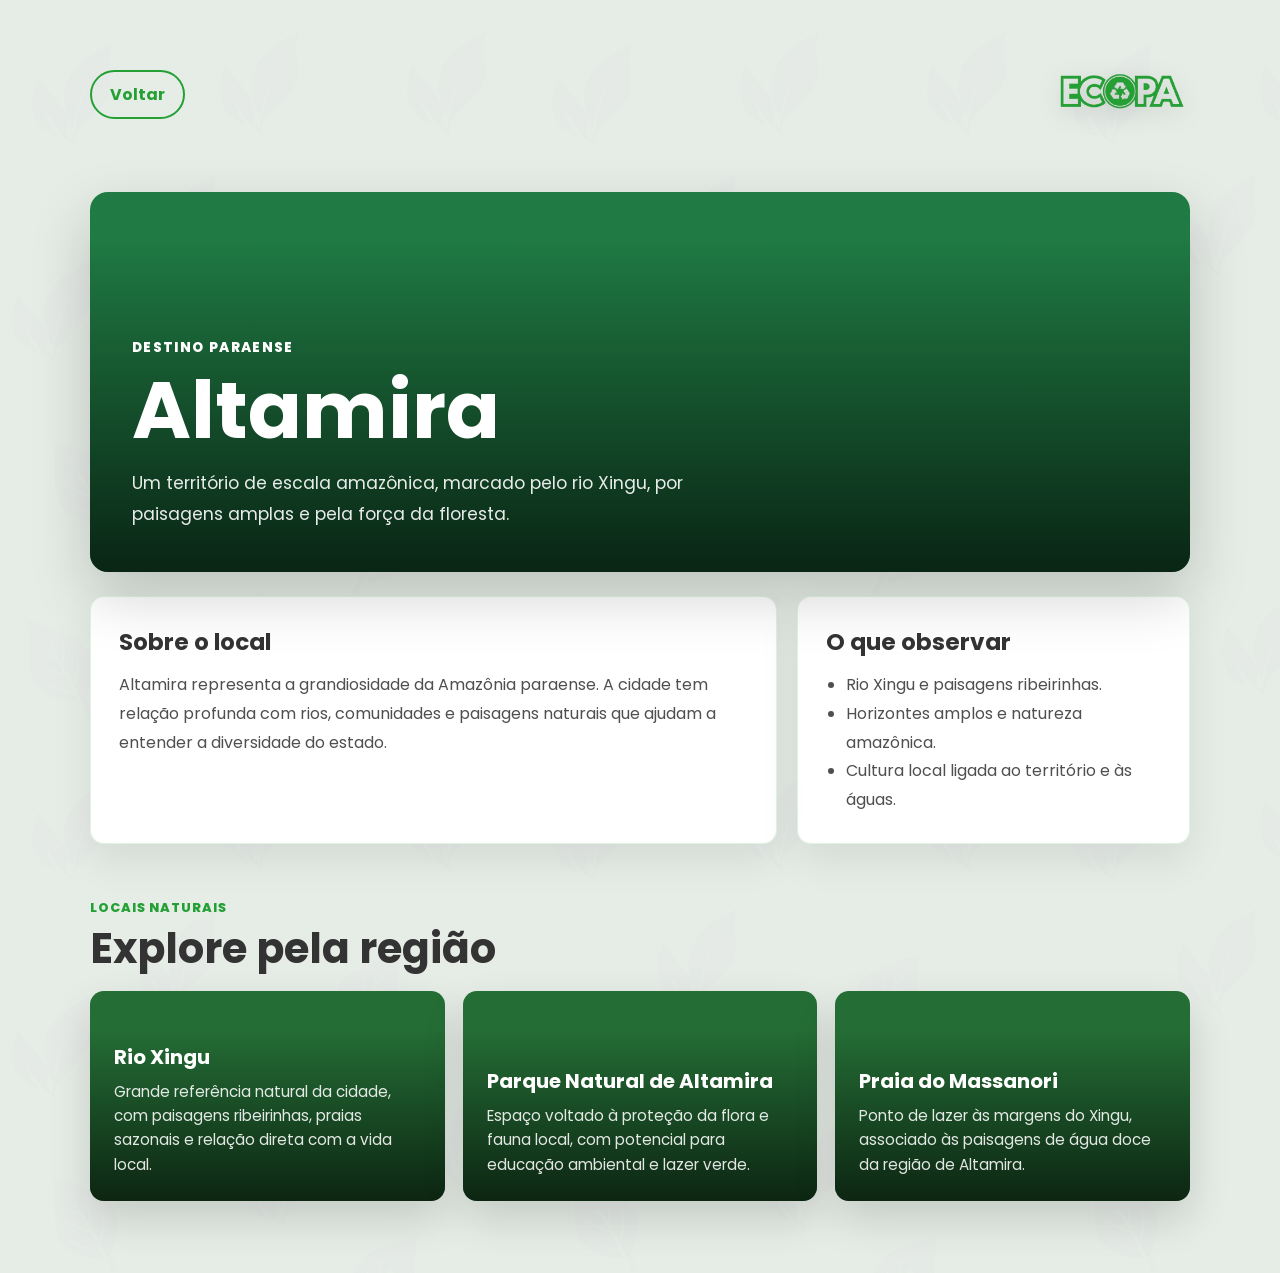
<file: pages/locais/altamira.html>
<!DOCTYPE html>
<html lang="pt-br">

<head>
    <meta charset="UTF-8">
    <meta name="viewport" content="width=device-width, initial-scale=1.0">
    <title>Altamira - EcoPará</title>
    <link rel="stylesheet" href="../../css/base.css">
    <link rel="stylesheet" href="../../css/locais.css">
</head>

<body>
    <main class="detail-page altamira-theme">
        <header class="detail-header">
            <a href="../menu.html" class="back-link">Voltar</a>
            <img src="../../imgs/ECOPA-logo1.png" alt="EcoPará">
        </header>

        <section class="detail-hero">
            <span>Destino paraense</span>
            <h1>Altamira</h1>
            <p>Um território de escala amazônica, marcado pelo rio Xingu, por paisagens amplas e pela força da floresta.</p>
        </section>

        <section class="detail-content">
            <article class="detail-panel">
                <h2>Sobre o local</h2>
                <p>Altamira representa a grandiosidade da Amazônia paraense. A cidade tem relação profunda com rios, comunidades e paisagens naturais que ajudam a entender a diversidade do estado.</p>
            </article>

            <article class="detail-panel">
                <h2>O que observar</h2>
                <ul>
                    <li>Rio Xingu e paisagens ribeirinhas.</li>
                    <li>Horizontes amplos e natureza amazônica.</li>
                    <li>Cultura local ligada ao território e às águas.</li>
                </ul>
            </article>
        </section>

        <section class="places-section" aria-label="Locais naturais em Altamira">
            <div class="places-title">
                <span>Locais naturais</span>
                <h2>Explore pela região</h2>
            </div>

            <div class="places-grid">
                <article class="place-card altamira1">
                    <h3>Rio Xingu</h3>
                    <p>Grande referência natural da cidade, com paisagens ribeirinhas, praias sazonais e relação direta com a vida local.</p>
                </article>
                <article class="place-card altamira2">
                    <h3>Parque Natural de Altamira</h3>
                    <p>Espaço voltado à proteção da flora e fauna local, com potencial para educação ambiental e lazer verde.</p>
                </article>
                <article class="place-card altamira3">
                    <h3>Praia do Massanori</h3>
                    <p>Ponto de lazer às margens do Xingu, associado às paisagens de água doce da região de Altamira.</p>
                </article>
            </div>
        </section>
    </main>
</body>

</html>
</file>
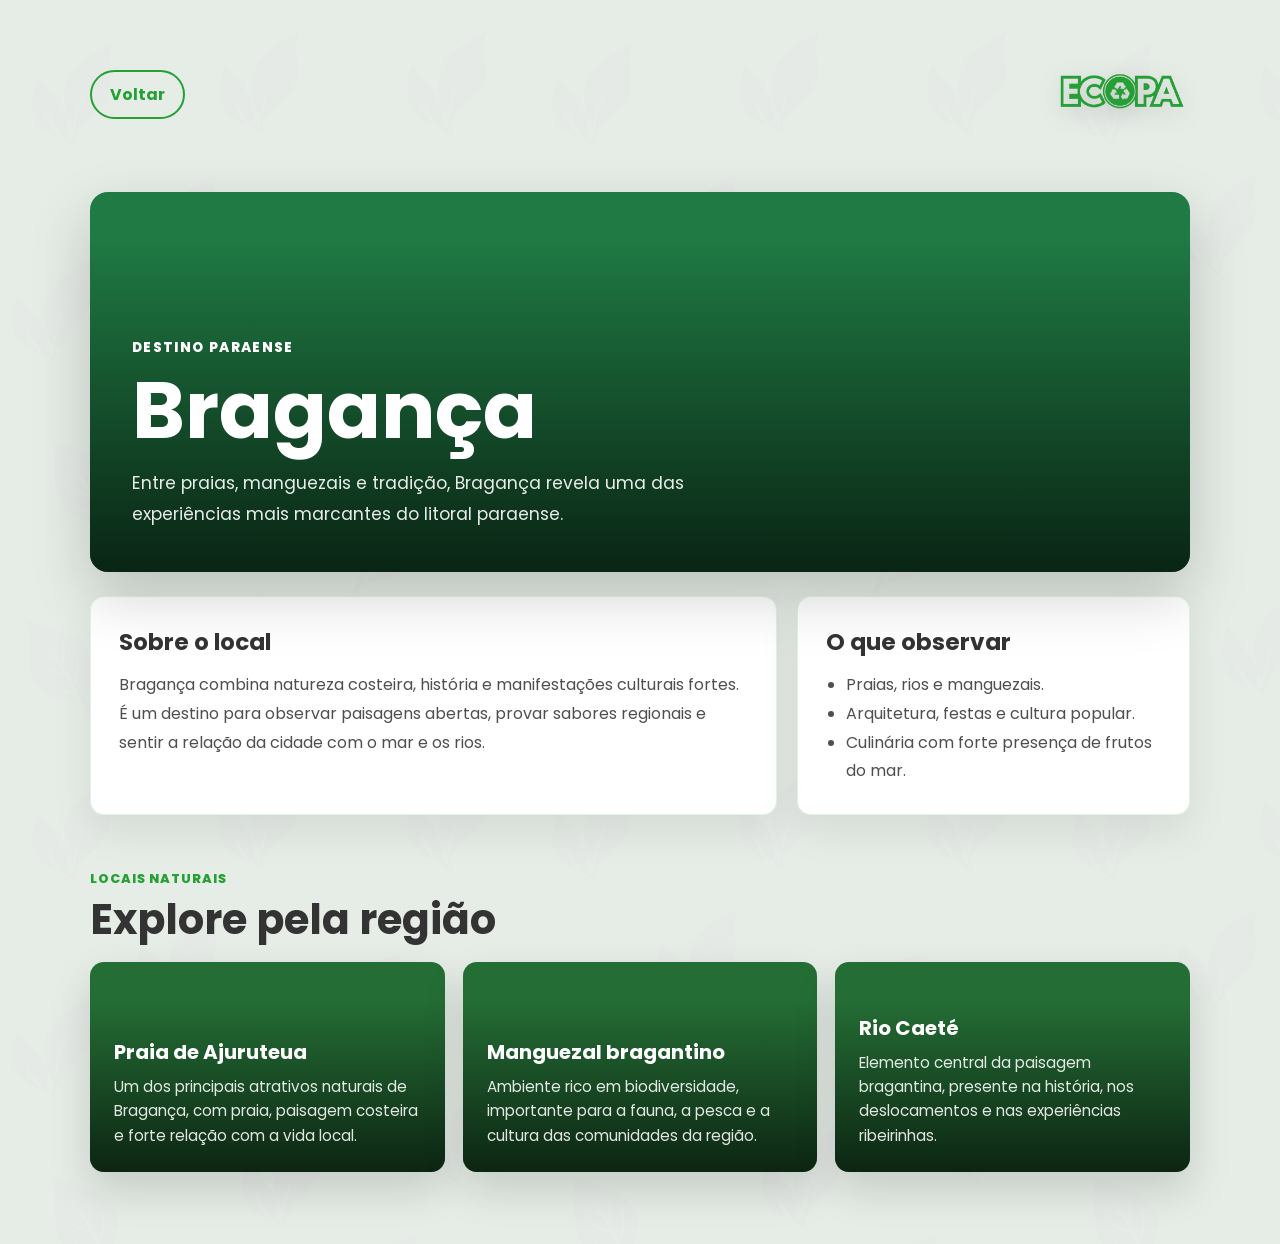
<file: pages/locais/braganca.html>
<!DOCTYPE html>
<html lang="pt-br">

<head>
    <meta charset="UTF-8">
    <meta name="viewport" content="width=device-width, initial-scale=1.0">
    <title>Bragança - EcoPará</title>
    <link rel="stylesheet" href="../../css/base.css">
    <link rel="stylesheet" href="../../css/locais.css">
</head>

<body>
    <main class="detail-page braganca-theme">
        <header class="detail-header">
            <a href="../menu.html" class="back-link">Voltar</a>
            <img src="../../imgs/ECOPA-logo1.png" alt="EcoPará">
        </header>

        <section class="detail-hero">
            <span>Destino paraense</span>
            <h1>Bragança</h1>
            <p>Entre praias, manguezais e tradição, Bragança revela uma das experiências mais marcantes do litoral paraense.</p>
        </section>

        <section class="detail-content">
            <article class="detail-panel">
                <h2>Sobre o local</h2>
                <p>Bragança combina natureza costeira, história e manifestações culturais fortes. É um destino para observar paisagens abertas, provar sabores regionais e sentir a relação da cidade com o mar e os rios.</p>
            </article>

            <article class="detail-panel">
                <h2>O que observar</h2>
                <ul>
                    <li>Praias, rios e manguezais.</li>
                    <li>Arquitetura, festas e cultura popular.</li>
                    <li>Culinária com forte presença de frutos do mar.</li>
                </ul>
            </article>
        </section>

        <section class="places-section" aria-label="Locais naturais em Bragança">
            <div class="places-title">
                <span>Locais naturais</span>
                <h2>Explore pela região</h2>
            </div>

            <div class="places-grid">
                <article class="place-card braganca1">
                    <h3>Praia de Ajuruteua</h3>
                    <p>Um dos principais atrativos naturais de Bragança, com praia, paisagem costeira e forte relação com a vida local.</p>
                </article>
                <article class="place-card braganca2">
                    <h3>Manguezal bragantino</h3>
                    <p>Ambiente rico em biodiversidade, importante para a fauna, a pesca e a cultura das comunidades da região.</p>
                </article>
                <article class="place-card braganca3">
                    <h3>Rio Caeté</h3>
                    <p>Elemento central da paisagem bragantina, presente na história, nos deslocamentos e nas experiências ribeirinhas.</p>
                </article>
            </div>
        </section>
    </main>
</body>

</html>
</file>
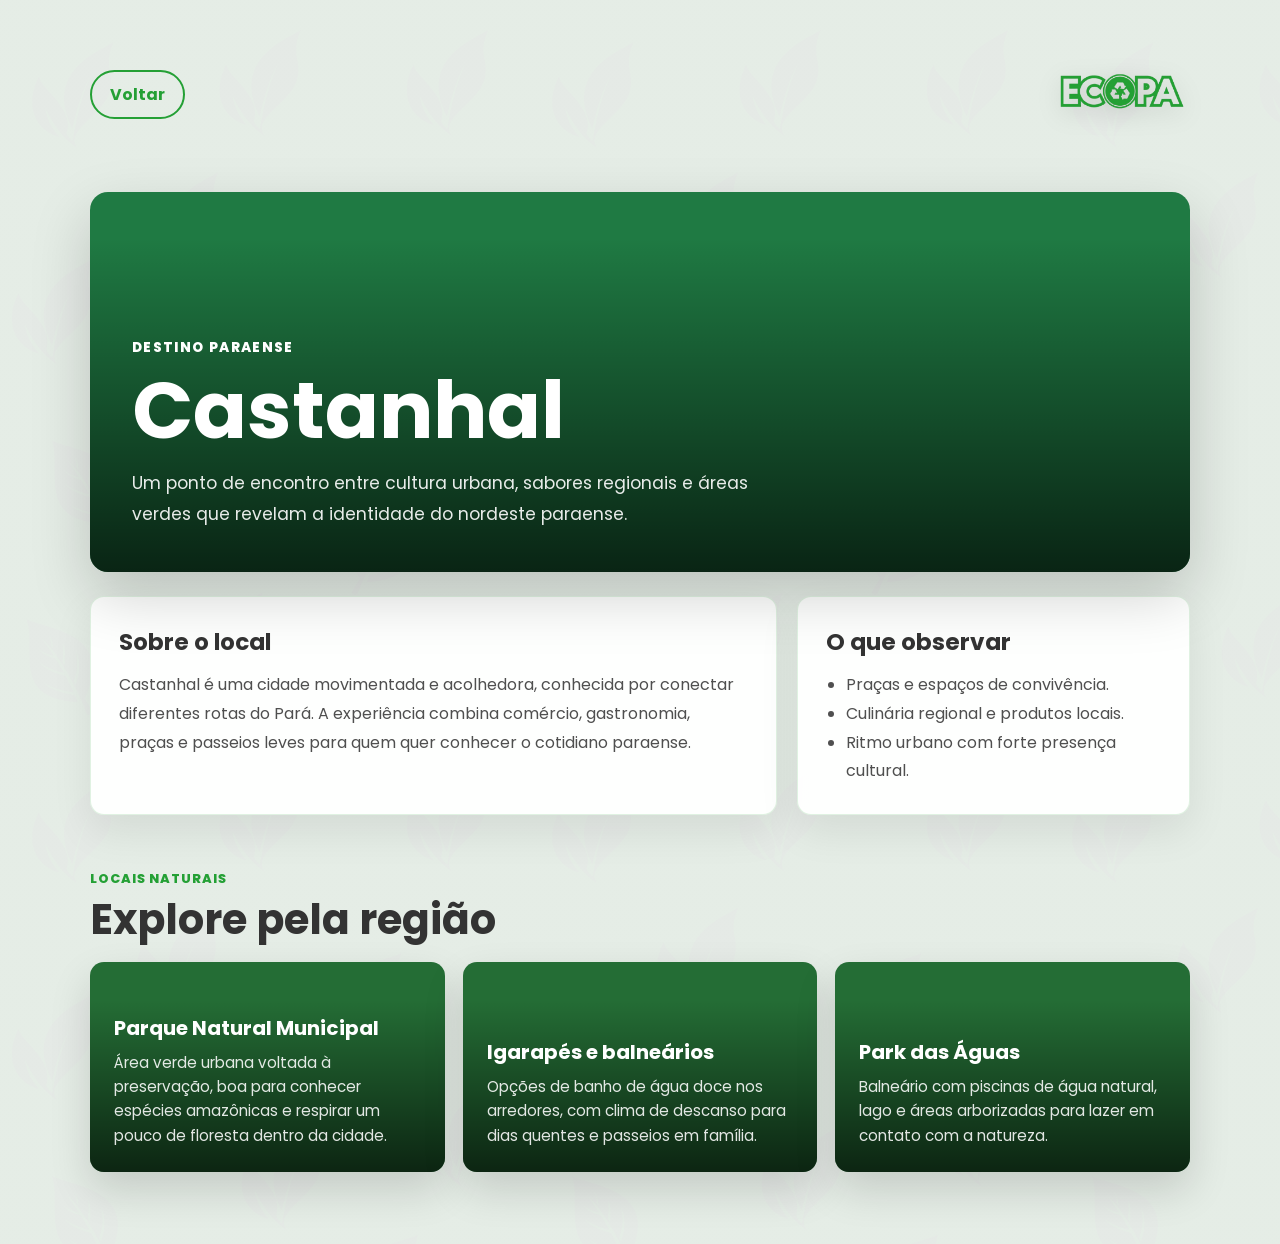
<file: pages/locais/castanhal.html>
<!DOCTYPE html>
<html lang="pt-br">

<head>
    <meta charset="UTF-8">
    <meta name="viewport" content="width=device-width, initial-scale=1.0">
    <title>Castanhal - EcoPará</title>
    <link rel="stylesheet" href="../../css/base.css">
    <link rel="stylesheet" href="../../css/locais.css">
</head>

<body>
    <main class="detail-page castanhal-theme">
        <header class="detail-header">
            <a href="../menu.html" class="back-link">Voltar</a>
            <img src="../../imgs/ECOPA-logo1.png" alt="EcoPará">
        </header>

        <section class="detail-hero">
            <span>Destino paraense</span>
            <h1>Castanhal</h1>
            <p>Um ponto de encontro entre cultura urbana, sabores regionais e áreas verdes que revelam a identidade do nordeste paraense.</p>
        </section>

        <section class="detail-content">
            <article class="detail-panel">
                <h2>Sobre o local</h2>
                <p>Castanhal é uma cidade movimentada e acolhedora, conhecida por conectar diferentes rotas do Pará. A experiência combina comércio, gastronomia, praças e passeios leves para quem quer conhecer o cotidiano paraense.</p>
            </article>

            <article class="detail-panel">
                <h2>O que observar</h2>
                <ul>
                    <li>Praças e espaços de convivência.</li>
                    <li>Culinária regional e produtos locais.</li>
                    <li>Ritmo urbano com forte presença cultural.</li>
                </ul>
            </article>
        </section>

        <section class="places-section" aria-label="Locais naturais em Castanhal">
            <div class="places-title">
                <span>Locais naturais</span>
                <h2>Explore pela região</h2>
            </div>

            <div class="places-grid">
                <article class="place-card castanhal1">
                    <h3>Parque Natural Municipal</h3>
                    <p>Área verde urbana voltada à preservação, boa para conhecer espécies amazônicas e respirar um pouco de floresta dentro da cidade.</p>
                </article>
                <article class="place-card castanhal2">
                    <h3>Igarapés e balneários</h3>
                    <p>Opções de banho de água doce nos arredores, com clima de descanso para dias quentes e passeios em família.</p>
                </article>
                <article class="place-card castanhal3">
                    <h3>Park das Águas</h3>
                    <p>Balneário com piscinas de água natural, lago e áreas arborizadas para lazer em contato com a natureza.</p>
                </article>
            </div>
        </section>
    </main>
</body>

</html>
</file>
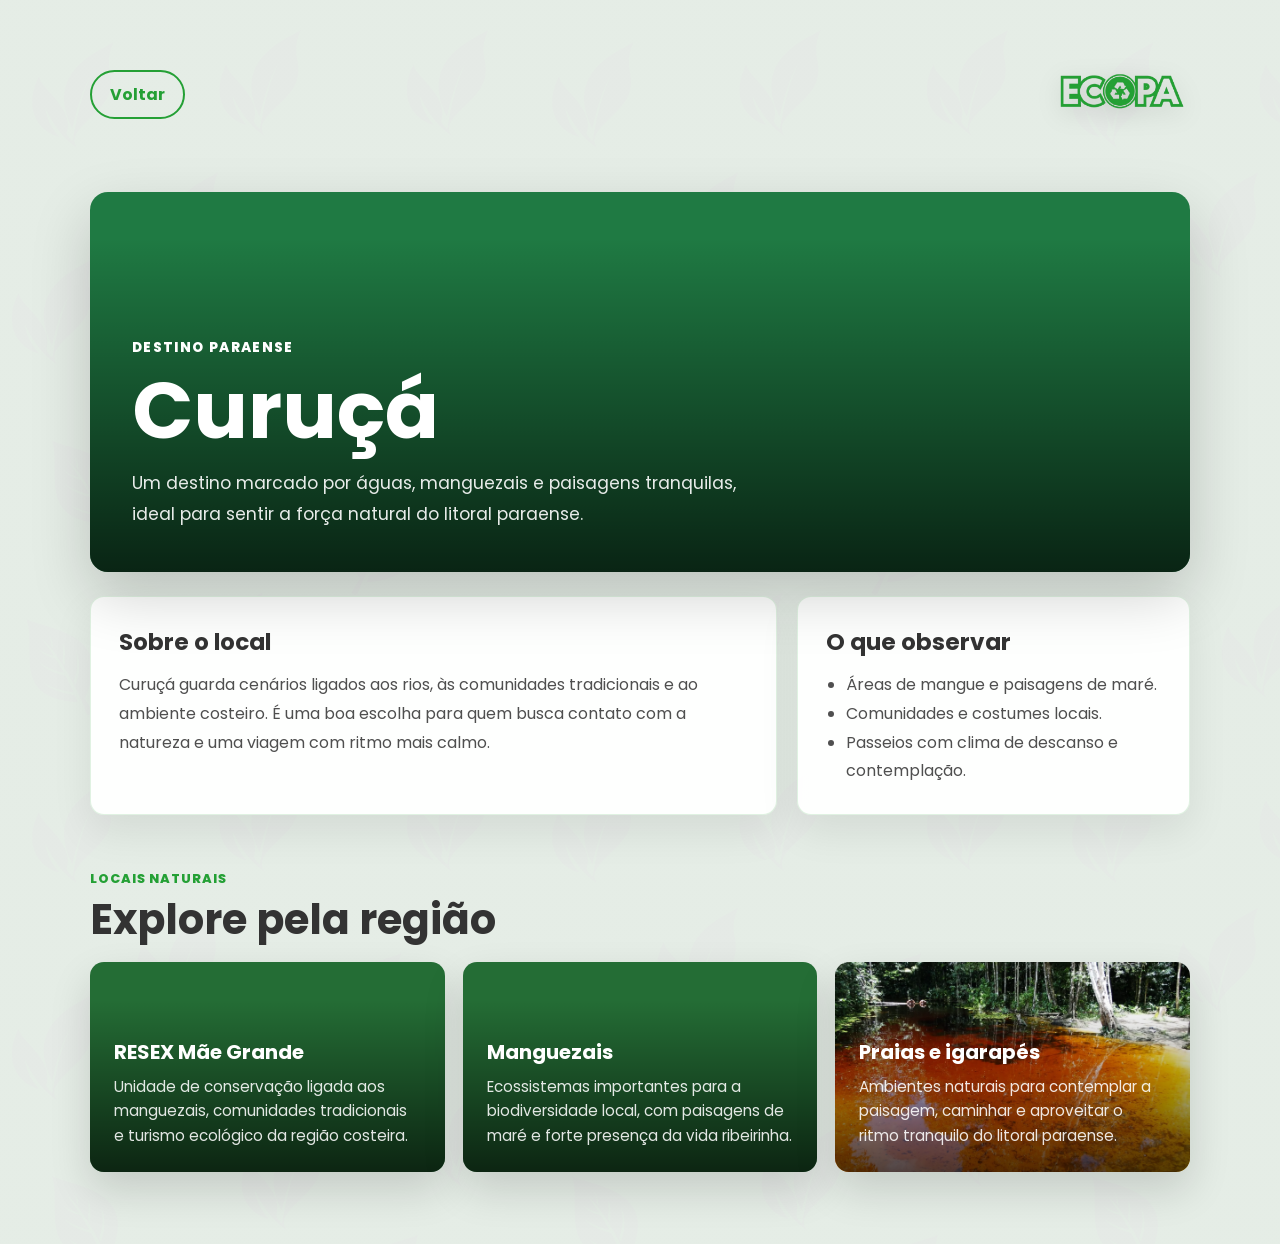
<file: pages/locais/curuca.html>
<!DOCTYPE html>
<html lang="pt-br">

<head>
    <meta charset="UTF-8">
    <meta name="viewport" content="width=device-width, initial-scale=1.0">
    <title>Curuçá - EcoPará</title>
    <link rel="stylesheet" href="../../css/base.css">
    <link rel="stylesheet" href="../../css/locais.css">
</head>

<body>
    <main class="detail-page curuca-theme">
        <header class="detail-header">
            <a href="../menu.html" class="back-link">Voltar</a>
            <img src="../../imgs/ECOPA-logo1.png" alt="EcoPará">
        </header>

        <section class="detail-hero">
            <span>Destino paraense</span>
            <h1>Curuçá</h1>
            <p>Um destino marcado por águas, manguezais e paisagens tranquilas, ideal para sentir a força natural do litoral paraense.</p>
        </section>

        <section class="detail-content">
            <article class="detail-panel">
                <h2>Sobre o local</h2>
                <p>Curuçá guarda cenários ligados aos rios, às comunidades tradicionais e ao ambiente costeiro. É uma boa escolha para quem busca contato com a natureza e uma viagem com ritmo mais calmo.</p>
            </article>

            <article class="detail-panel">
                <h2>O que observar</h2>
                <ul>
                    <li>Áreas de mangue e paisagens de maré.</li>
                    <li>Comunidades e costumes locais.</li>
                    <li>Passeios com clima de descanso e contemplação.</li>
                </ul>
            </article>
        </section>

        <section class="places-section" aria-label="Locais naturais em Curuçá">
            <div class="places-title">
                <span>Locais naturais</span>
                <h2>Explore pela região</h2>
            </div>

            <div class="places-grid">
                <article class="place-card curuca1">
                    <h3>RESEX Mãe Grande</h3>
                    <p>Unidade de conservação ligada aos manguezais, comunidades tradicionais e turismo ecológico da região costeira.</p>
                </article>
                <article class="place-card curuca2">
                    <h3>Manguezais</h3>
                    <p>Ecossistemas importantes para a biodiversidade local, com paisagens de maré e forte presença da vida ribeirinha.</p>
                </article>
                <article class="place-card curuca3">
                    <h3>Praias e igarapés</h3>
                    <p>Ambientes naturais para contemplar a paisagem, caminhar e aproveitar o ritmo tranquilo do litoral paraense.</p>
                </article>
            </div>
        </section>
    </main>
</body>

</html>
</file>
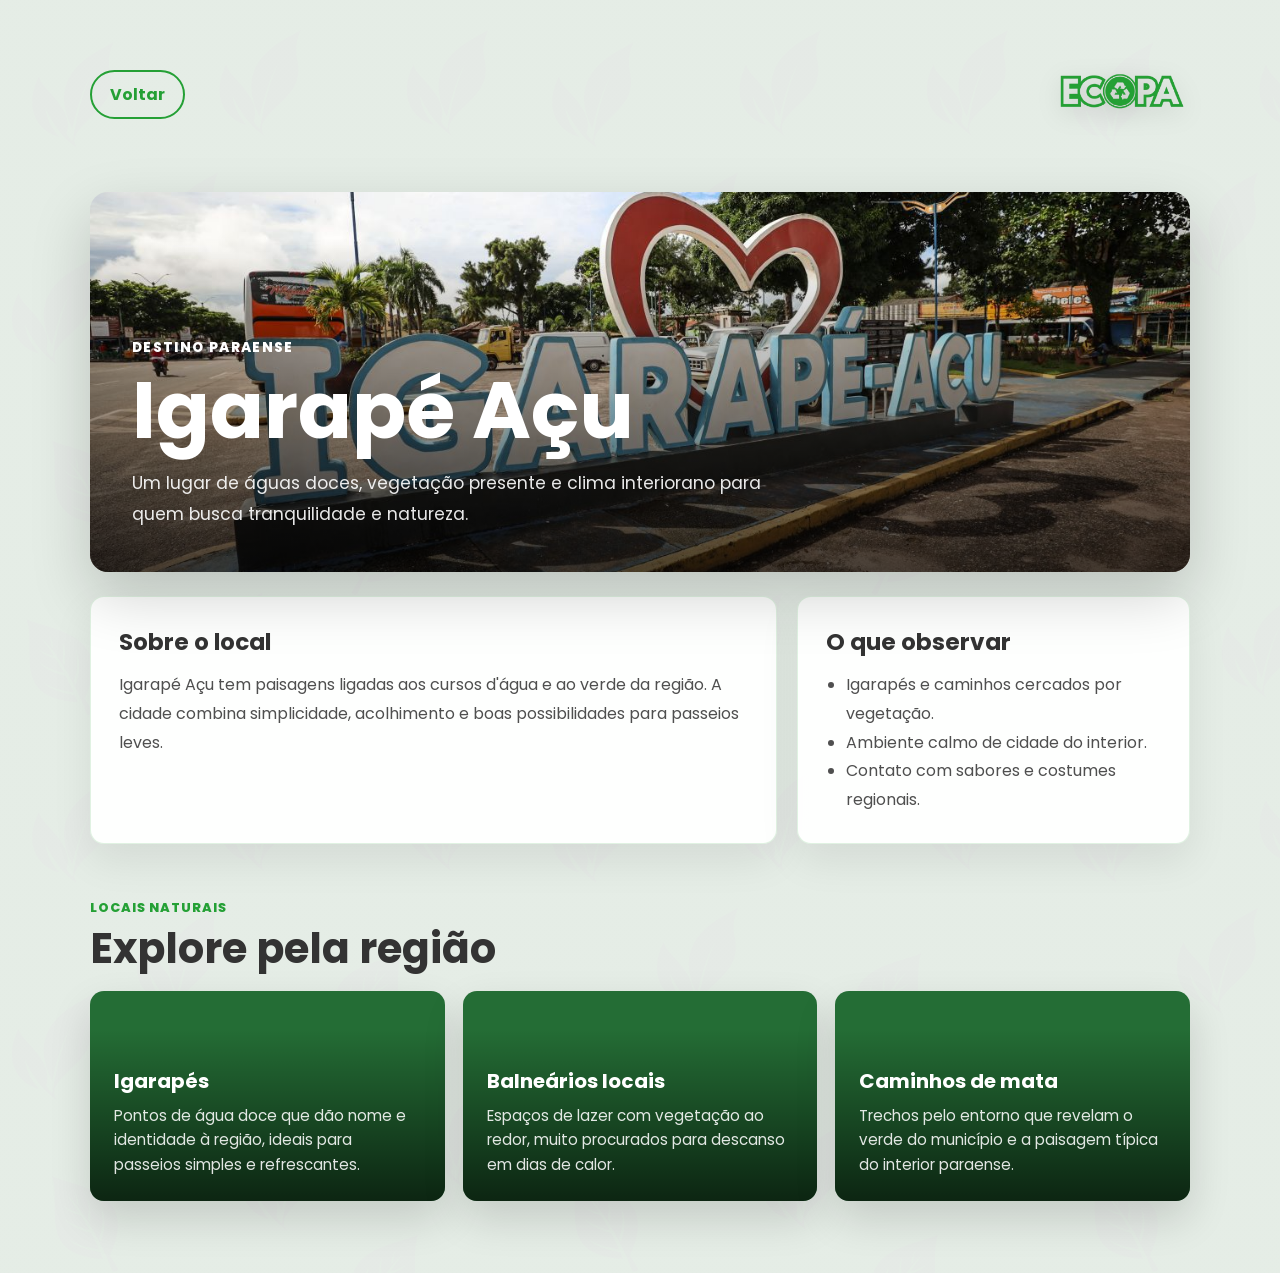
<file: pages/locais/igarape-acu.html>
<!DOCTYPE html>
<html lang="pt-br">

<head>
    <meta charset="UTF-8">
    <meta name="viewport" content="width=device-width, initial-scale=1.0">
    <title>Igarapé Açu - EcoPará</title>
    <link rel="stylesheet" href="../../css/base.css">
    <link rel="stylesheet" href="../../css/locais.css">
</head>

<body>
    <main class="detail-page igarape-acu-theme">
        <header class="detail-header">
            <a href="../menu.html" class="back-link">Voltar</a>
            <img src="../../imgs/ECOPA-logo1.png" alt="EcoPará">
        </header>

        <section class="detail-hero">
            <span>Destino paraense</span>
            <h1>Igarapé Açu</h1>
            <p>Um lugar de águas doces, vegetação presente e clima interiorano para quem busca tranquilidade e natureza.</p>
        </section>

        <section class="detail-content">
            <article class="detail-panel">
                <h2>Sobre o local</h2>
                <p>Igarapé Açu tem paisagens ligadas aos cursos d'água e ao verde da região. A cidade combina simplicidade, acolhimento e boas possibilidades para passeios leves.</p>
            </article>

            <article class="detail-panel">
                <h2>O que observar</h2>
                <ul>
                    <li>Igarapés e caminhos cercados por vegetação.</li>
                    <li>Ambiente calmo de cidade do interior.</li>
                    <li>Contato com sabores e costumes regionais.</li>
                </ul>
            </article>
        </section>

        <section class="places-section" aria-label="Locais naturais em Igarapé Açu">
            <div class="places-title">
                <span>Locais naturais</span>
                <h2>Explore pela região</h2>
            </div>

            <div class="places-grid">
                <article class="place-card igarape-acu1">
                    <h3>Igarapés</h3>
                    <p>Pontos de água doce que dão nome e identidade à região, ideais para passeios simples e refrescantes.</p>
                </article>
                <article class="place-card igarape-acu2">
                    <h3>Balneários locais</h3>
                    <p>Espaços de lazer com vegetação ao redor, muito procurados para descanso em dias de calor.</p>
                </article>
                <article class="place-card igarape-acu3">
                    <h3>Caminhos de mata</h3>
                    <p>Trechos pelo entorno que revelam o verde do município e a paisagem típica do interior paraense.</p>
                </article>
            </div>
        </section>
    </main>
</body>

</html>
</file>
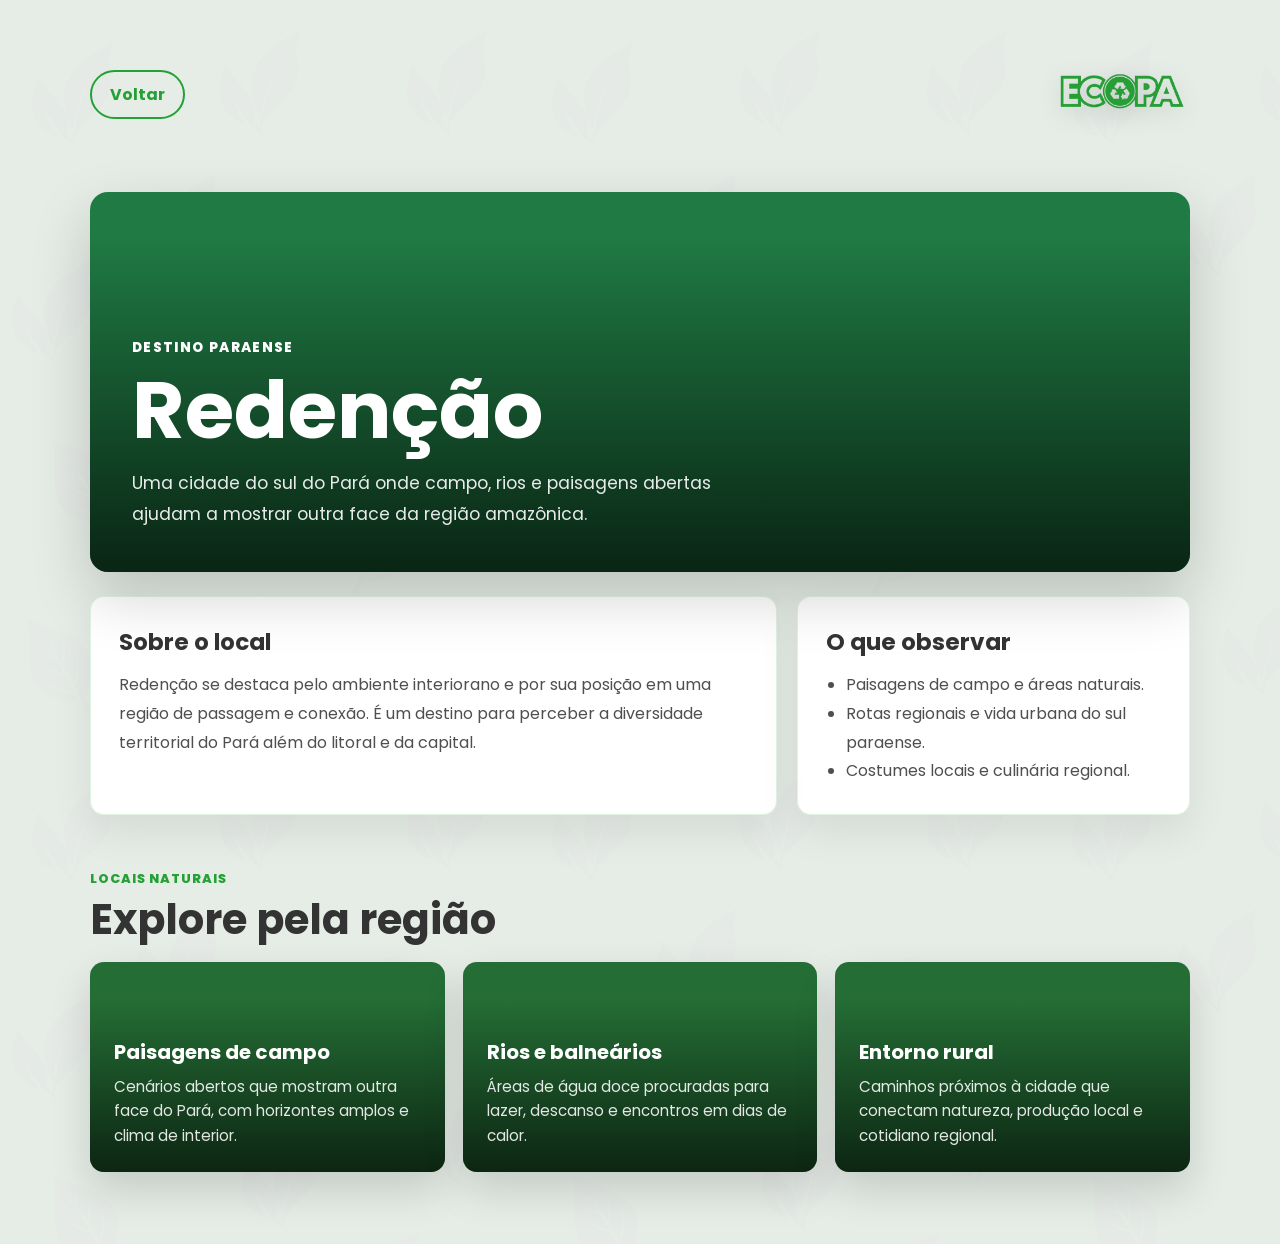
<file: pages/locais/redencao.html>
<!DOCTYPE html>
<html lang="pt-br">

<head>
    <meta charset="UTF-8">
    <meta name="viewport" content="width=device-width, initial-scale=1.0">
    <title>Redenção - EcoPará</title>
    <link rel="stylesheet" href="../../css/base.css">
    <link rel="stylesheet" href="../../css/locais.css">
</head>

<body>
    <main class="detail-page redencao-theme">
        <header class="detail-header">
            <a href="../menu.html" class="back-link">Voltar</a>
            <img src="../../imgs/ECOPA-logo1.png" alt="EcoPará">
        </header>

        <section class="detail-hero">
            <span>Destino paraense</span>
            <h1>Redenção</h1>
            <p>Uma cidade do sul do Pará onde campo, rios e paisagens abertas ajudam a mostrar outra face da região amazônica.</p>
        </section>

        <section class="detail-content">
            <article class="detail-panel">
                <h2>Sobre o local</h2>
                <p>Redenção se destaca pelo ambiente interiorano e por sua posição em uma região de passagem e conexão. É um destino para perceber a diversidade territorial do Pará além do litoral e da capital.</p>
            </article>

            <article class="detail-panel">
                <h2>O que observar</h2>
                <ul>
                    <li>Paisagens de campo e áreas naturais.</li>
                    <li>Rotas regionais e vida urbana do sul paraense.</li>
                    <li>Costumes locais e culinária regional.</li>
                </ul>
            </article>
        </section>

        <section class="places-section" aria-label="Locais naturais em Redenção">
            <div class="places-title">
                <span>Locais naturais</span>
                <h2>Explore pela região</h2>
            </div>

            <div class="places-grid">
                <article class="place-card redencao1">
                    <h3>Paisagens de campo</h3>
                    <p>Cenários abertos que mostram outra face do Pará, com horizontes amplos e clima de interior.</p>
                </article>
                <article class="place-card redencao2">
                    <h3>Rios e balneários</h3>
                    <p>Áreas de água doce procuradas para lazer, descanso e encontros em dias de calor.</p>
                </article>
                <article class="place-card redencao3">
                    <h3>Entorno rural</h3>
                    <p>Caminhos próximos à cidade que conectam natureza, produção local e cotidiano regional.</p>
                </article>
            </div>
        </section>
    </main>
</body>

</html>
</file>
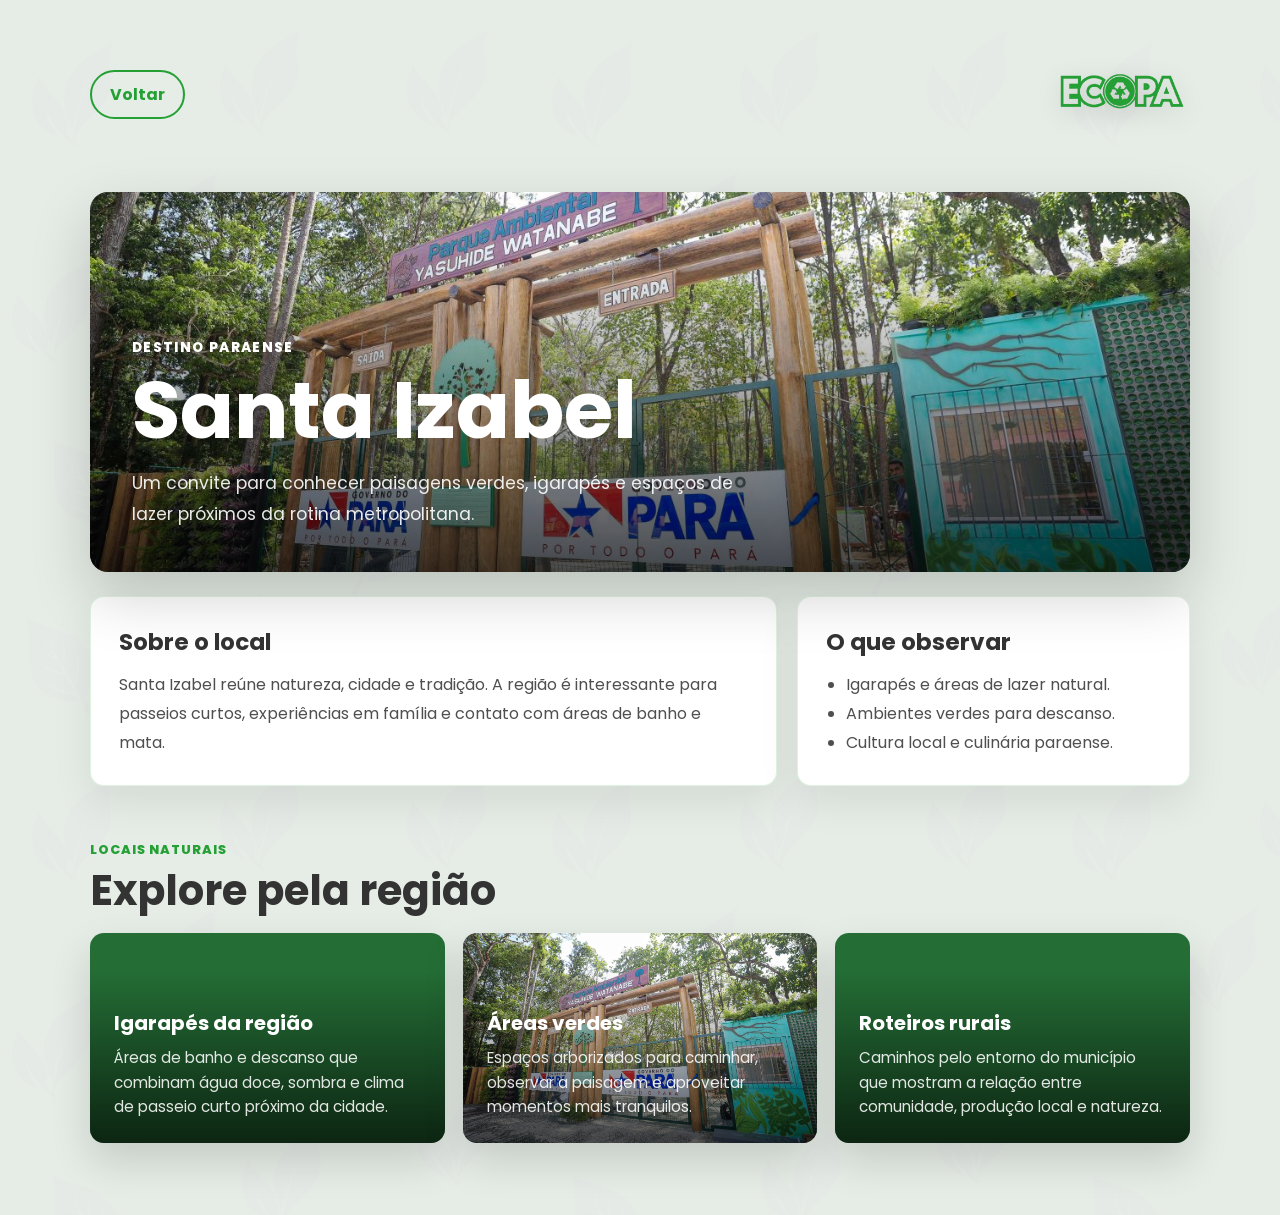
<file: pages/locais/santa-izabel.html>
<!DOCTYPE html>
<html lang="pt-br">

<head>
    <meta charset="UTF-8">
    <meta name="viewport" content="width=device-width, initial-scale=1.0">
    <title>Santa Izabel - EcoPará</title>
    <link rel="stylesheet" href="../../css/base.css">
    <link rel="stylesheet" href="../../css/locais.css">
</head>

<body>
    <main class="detail-page santa-izabel-theme">
        <header class="detail-header">
            <a href="../menu.html" class="back-link">Voltar</a>
            <img src="../../imgs/ECOPA-logo1.png" alt="EcoPará">
        </header>

        <section class="detail-hero">
            <span>Destino paraense</span>
            <h1>Santa Izabel</h1>
            <p>Um convite para conhecer paisagens verdes, igarapés e espaços de lazer próximos da rotina metropolitana.</p>
        </section>

        <section class="detail-content">
            <article class="detail-panel">
                <h2>Sobre o local</h2>
                <p>Santa Izabel reúne natureza, cidade e tradição. A região é interessante para passeios curtos, experiências em família e contato com áreas de banho e mata.</p>
            </article>

            <article class="detail-panel">
                <h2>O que observar</h2>
                <ul>
                    <li>Igarapés e áreas de lazer natural.</li>
                    <li>Ambientes verdes para descanso.</li>
                    <li>Cultura local e culinária paraense.</li>
                </ul>
            </article>
        </section>

        <section class="places-section" aria-label="Locais naturais em Santa Izabel">
            <div class="places-title">
                <span>Locais naturais</span>
                <h2>Explore pela região</h2>
            </div>

            <div class="places-grid">
                <article class="place-card santa-izabel1">
                    <h3>Igarapés da região</h3>
                    <p>Áreas de banho e descanso que combinam água doce, sombra e clima de passeio curto próximo da cidade.</p>
                </article>
                <article class="place-card santa-izabel2">
                    <h3>Áreas verdes</h3>
                    <p>Espaços arborizados para caminhar, observar a paisagem e aproveitar momentos mais tranquilos.</p>
                </article>
                <article class="place-card santa-izabel3">
                    <h3>Roteiros rurais</h3>
                    <p>Caminhos pelo entorno do município que mostram a relação entre comunidade, produção local e natureza.</p>
                </article>
            </div>
        </section>
    </main>
</body>

</html>
</file>
<file: css/base.css>
@import url('https://fonts.googleapis.com/css2?family=Poppins:ital,wght@0,100;0,200;0,300;0,400;0,500;0,600;0,700;0,800;0,900;1,100;1,200;1,300;1,400;1,500;1,600;1,700;1,800;1,900&display=swap');

* {
   font-family: "Poppins", sans-serif;
   box-sizing: border-box;
   margin: 0;
   padding: 0;
}

:root {
   --bg-color: #f3f3f3;
   --primary-color: #24a035;
   --secondary-color: #f0f0f0;
   --text-color: #333333;
   --primary-color-hover: #246d35;
   --secondary-color-hover: #e0e0e0;
}

body {
   background-color: var(--secondary-color);
   color: var(--text-color);
}
</file>
<file: css/locais.css>
.detail-page {
    min-height: 100vh;
    padding: 24px;
    background:
        linear-gradient(rgba(243, 243, 243, 0.93), rgba(243, 243, 243, 0.93)),
        url("../imgs/bg-leaf.png");
    background-size: 520px;

    .detail-header {
        max-width: 1100px;
        margin: 0 auto 28px;
        display: flex;
        align-items: center;
        justify-content: space-between;
        gap: 20px;

        img {
            width: 140px;
            height: auto;
            filter: drop-shadow(0 6px 12px rgba(0, 0, 0, 0.16));
        }
    }

    .back-link {
        color: var(--primary-color);
        border: 2px solid var(--primary-color);
        border-radius: 999px;
        padding: 10px 18px;
        text-decoration: none;
        font-weight: 700;
        transition: background-color 0.3s ease, color 0.3s ease;

        &:hover {
            background-color: var(--primary-color);
            color: white;
        }
    }

    .detail-hero {
        max-width: 1100px;
        min-height: 380px;
        margin: 0 auto 24px;
        padding: 42px;
        border-radius: 18px;
        color: white;
        display: flex;
        flex-direction: column;
        justify-content: flex-end;
        overflow: hidden;
        position: relative;
        background:
            linear-gradient(145deg, rgba(17, 74, 40, 0.25), rgba(0, 0, 0, 0.78)),
            url("../imgs/bg-leaf.png"),
            #1f7a43;
        background-size: cover;
        background-position: center;
        box-shadow: 0 24px 60px rgba(0, 0, 0, 0.18);

        &::before {
            content: "";
            position: absolute;
            inset: 0;
            background: linear-gradient(180deg, transparent 12%, rgba(0, 0, 0, 0.7));
        }

        span,
        h1,
        p {
            position: relative;
            z-index: 1;
        }

        span {
            margin-bottom: 12px;
            font-size: 0.85rem;
            font-weight: 800;
            letter-spacing: 0.1em;
            text-transform: uppercase;
        }

        h1 {
            max-width: 760px;
            font-size: clamp(2.4rem, 7vw, 5rem);
            line-height: 1;
        }

        p {
            max-width: 640px;
            margin-top: 18px;
            color: rgba(255, 255, 255, 0.9);
            font-size: 1.08rem;
            line-height: 1.8;
        }
    }

    .detail-content {
        max-width: 1100px;
        margin: 0 auto;
        padding: 0 0 42px;
        display: grid;
        grid-template-columns: minmax(0, 1.4fr) minmax(260px, 0.8fr);
        gap: 20px;
    }

    .detail-panel {
        background-color: rgba(255, 255, 255, 0.96);
        border: 1px solid rgba(36, 160, 53, 0.14);
        border-radius: 14px;
        padding: 28px;
        box-shadow: 0 16px 40px rgba(0, 0, 0, 0.08);

        h2 {
            margin-bottom: 12px;
            color: var(--text-color);
            font-size: 1.45rem;
        }

        p,
        li {
            color: #4f4f4f;
            font-size: 1rem;
            line-height: 1.8;
        }

        ul {
            padding-left: 20px;
        }
    }

    .places-section {
        max-width: 1100px;
        margin: 0 auto;
        padding: 8px 0 48px;
    }

    .places-title {
        margin-bottom: 18px;

        span {
            display: inline-block;
            margin-bottom: 8px;
            color: var(--primary-color);
            font-size: 0.8rem;
            font-weight: 800;
            letter-spacing: 0.08em;
            text-transform: uppercase;
        }

        h2 {
            color: var(--text-color);
            font-size: clamp(1.7rem, 4vw, 2.6rem);
            line-height: 1.15;
        }
    }

    .places-grid {
        display: grid;
        grid-template-columns: repeat(auto-fit, minmax(230px, 1fr));
        gap: 18px;
    }

    .place-card {
        min-height: 210px;
        padding: 24px;
        border-radius: 14px;
        color: white;
        display: flex;
        flex-direction: column;
        justify-content: flex-end;
        position: relative;
        overflow: hidden;
        background:
            linear-gradient(155deg, rgba(36, 160, 53, 0.18), rgba(0, 0, 0, 0.78)),
            url("../imgs/bg-leaf.png"),
            #246d35;
        background-size: cover;
        background-position: center;
        box-shadow: 0 18px 42px rgba(0, 0, 0, 0.14);

        &::before {
            content: "";
            position: absolute;
            inset: 0;
            background: linear-gradient(180deg, transparent 18%, rgba(0, 0, 0, 0.66));
        }

        h3,
        p {
            position: relative;
            z-index: 1;
        }

        h3 {
            font-size: 1.25rem;
            line-height: 1.25;
        }

        p {
            margin-top: 10px;
            color: rgba(255, 255, 255, 0.88);
            font-size: 0.95rem;
            line-height: 1.6;
        }
    }

    &.castanhal-theme {
        .detail-hero {
            background-image: url('https://agenciapara.com.br/midias/2026/grandes/20260128195704-GF00026160-F00487702.webp');
        }

        .castanhal1 {
            background-image: url('https://lh3.googleusercontent.com/gps-cs-s/APNQkAGAcxPqS4bhZQW0WfZ54zjBMBTw_LYvOIXPqo5bgtaHtj39KgBhePZWK1OXEkpH_2FWDhefpPT2FwLmL9U3r8gxzDxWL5jixtr9FjJf7q1kqFUtcrcpFLr5U92MDsyc6886y3pKQOFSaXM=s680-w680-h510');
        }

        .castanhal2 {
            background-image: url('https://lh3.googleusercontent.com/gps-cs-s/APNQkAGPuAOBEcH5T3yjSXZO59g5VWEWOPHu8qhhjhsEViBZ6qA9Zm4g49HRxSG79ejqVFjXoHEEgs73tUqcgM0R8yYJ1TlxlvyENv30ZSG5xUOekEoR6ruT6XTVyeCiMKoi8mPfjO2kbg=s680-w680-h510');
        }

        .castanhal3 {
            background-image: url('https://lh3.googleusercontent.com/gps-cs-s/APNQkAH6zdVVjcSmjLDxTJQZFAl1K9IFwUbtsDtzwMRGKlFHQ9uhS74VsahPmAsqzsaGDSPsEAN2ul4iEH9I7uIKtz3liiYpnCklD7yBwCZLFX2FyZubTXikcz3D_YB8z4mZz_QSIihb=s680-w680-h510');
        }

    }

    &.curuca-theme {
        .detail-hero {
            background-image: url('https://www.agenciapara.com.br/midias/2024/grandes/20468_f58ec8ad-a1e6-3d70-a10f-97156fa98232.jpg');
        }

        .curuca1 {
            background-image: url('https://lh3.googleusercontent.com/gps-cs-s/APNQkAHG83qNsY6RLakuC55y6LcW6NXb_FRzVNF4uxDk82QYE9k-gJft3atlBuQeuF2rnAi6v2lR-hNuQrkyO5zWH2aPMYgVpQafWyjB5dPTL_tOoRwxfUGl4QSgncCpL1A9Ej3Rycaa=s680-w680-h510');
        }

        .curuca2 {
            background-image: url('https://lh3.googleusercontent.com/gps-cs-s/APNQkAFqCI9bNDx25hvEgE-DrzRXpiUwgtFKN4pGtPdETlL3tOenCKi2Flhf8kF_oIJHfQh8fOfIGtqGKde1g9yxSJhw6pQDcdf951lVgQrriyMw2NPpRidwvR_xw3JKyPJSTVagy26i=s680-w680-h510');

        }

        .curuca3 {
            background-image: url('../imgs/curuca/rio-grande.webp');

        }
    }

    &.santa-izabel-theme {
        .detail-hero {
            background-image: url('../imgs/santa-izabel/santa-izabel1.jpg');

        }

        .santa-izabel1{
            background-image: url('https://alepa.quartertec.com.br/Content/Portal/Fotos/2024/Copia(01)_up_ag_9917_santaizabel.jpg');
        }
        .santa-izabel2{
            background-image: url('../imgs/santa-izabel/santa-izabel1.jpg');
        }
        .santa-izabel3{
            background-image: url('https://turismo.santaisabel.sp.gov.br/wp-content/uploads/2022/03/WhatsApp-Image-2022-03-30-at-09.18.58-1-945x605.jpeg');
        }
    }

    &.igarape-acu-theme {
        .detail-hero {
            background-image: url('../imgs/igarape-acu/igarape-acu1.jpg');
        }

        .igarape-acu1{
            background-image: url('https://www.boradetrip.com.br/wp-content/uploads/2021/07/DJI_0083.jpg');
        }
        .igarape-acu2{
            background-image: url('https://lh3.googleusercontent.com/gps-cs-s/APNQkAF9WZ9k2HJIxFFzbhpE9wVczOMc4mG3nu5PXtDUPRwCP0NHhRVA6AK0QmT9EPySGuFlM34cU2ftHdpU86HvT8pu8gUVvuFMSnBclVhp86N51nwfFUErSeiTBs6WSF2vIRzx2vE=s680-w680-h510');
        }
        .igarape-acu3{
            background-image: url('https://boradetrip.com.br/wp-content/uploads/2021/07/DJI_0075-1024x575.jpg');
        }
    }

    &.braganca-theme {
        .detail-hero {
            background-image: url('https://www.boradetrip.com.br/wp-content/uploads/2021/04/DJI_0185.jpg');
        }

        .braganca1 {
            background-image: url('https://i.pinimg.com/736x/46/d4/05/46d405bd00e2f393e1dadbec9954acd2.jpg');
        }
        .braganca2 {
            background-image: url('https://imagens.ebc.com.br/mI1fJ1tTx3eEiG69pU7Hfp_8Ltw=/770x0/https://agenciabrasil.ebc.com.br/sites/default/files/thumbnails/image/2025/06/18/_d6a7885.jpg?itok=x0eWxmuf');
        }
        .braganca3 {
            background-image: url('https://upload.wikimedia.org/wikipedia/commons/6/61/Caet%C3%A9-bragan%C3%A7a.jpg');
        }
    }

    &.altamira-theme {
        .detail-hero {
            background-image: url('https://avozdoxingu.com.br/wp-content/uploads/2023/11/Altamira-112-anos.jpeg');
        }

        .altamira1 {
            background-image: url('https://upload.wikimedia.org/wikipedia/commons/c/c9/AMAZONIA_REAL_ALDEIA_SAO_FRANCISCO_SOUZEL_PEDROSA_NETO-437_%2849594456486%29.jpg');
        }
        .altamira2 {
            background-image: url('https://goias.gov.br/meioambiente/wp-content/uploads/sites/33/2015/05/corrego_carapina-a43.jpg');
        }
        .altamira3 {
            background-image: url('https://altamira.pa.gov.br/wp-content/uploads/2024/06/DJI_0814-scaled.jpg');
        }
    }

    &.ourilandia-theme {
        .detail-hero {
            background-image: url('https://dynamic-media-cdn.tripadvisor.com/media/photo-o/0b/9a/56/f6/ourilandia-do-norte-pa.jpg?w=1400&h=-1&s=1');
        }

        .ourilandia1 {
            background-image: url('https://encrypted-tbn0.gstatic.com/images?q=tbn:ANd9GcTcVBviQDLSvee-WNjI-yK8ccwmNgfc0PKNpQ&s');
        }
        .ourilandia2 {
            background-image: url('https://pebinhadeacucar.com.br/v2018/wp-content/uploads/2018/07/FOTO-08-Oscar-da-Ecologia.jpg');
        }
        .ourilandia3 {
            background-image: url('https://images.trvl-media.com/place/3000409457/bb193800-31dd-49b6-a2f0-12974d44795f.jpg');
        }
    }

    &.redencao-theme {
        .detail-hero {
            background-image: url('https://www.agenciapara.com.br/midias/2022/grandes/12839_7ce7816c-976a-63db-b298-f8c11f64653a.jpg');
        }

        .redencao1 {
            background-image: url('https://agenciapara.com.br/midias/2020/grandes/7127_eec682b0-d9c7-b3cf-ebc9-f41caf3e5821.jpg');
        }
        .redencao2 {
            background-image: url('https://redencaoturismo.com.br/wp-content/uploads/2023/12/u2zq5wookc.jpg');
        }
        .redencao3 {
            background-image: url('https://imgbr.imovelwebcdn.com/avisos/22/30/33/86/00/21/720x532/6617701212.jpg?isFirstImage=true');
        }
    }
}

@media (max-width: 760px) {
    .detail-page {
        padding: 18px;

        .detail-header {
            img {
                width: 118px;
            }
        }

        .detail-hero {
            min-height: 330px;
            padding: 28px;
            border-radius: 14px;
        }

        .detail-content,
        .places-grid {
            grid-template-columns: 1fr;
        }

        .place-card {
            min-height: 190px;
        }
    }
}
</file>
